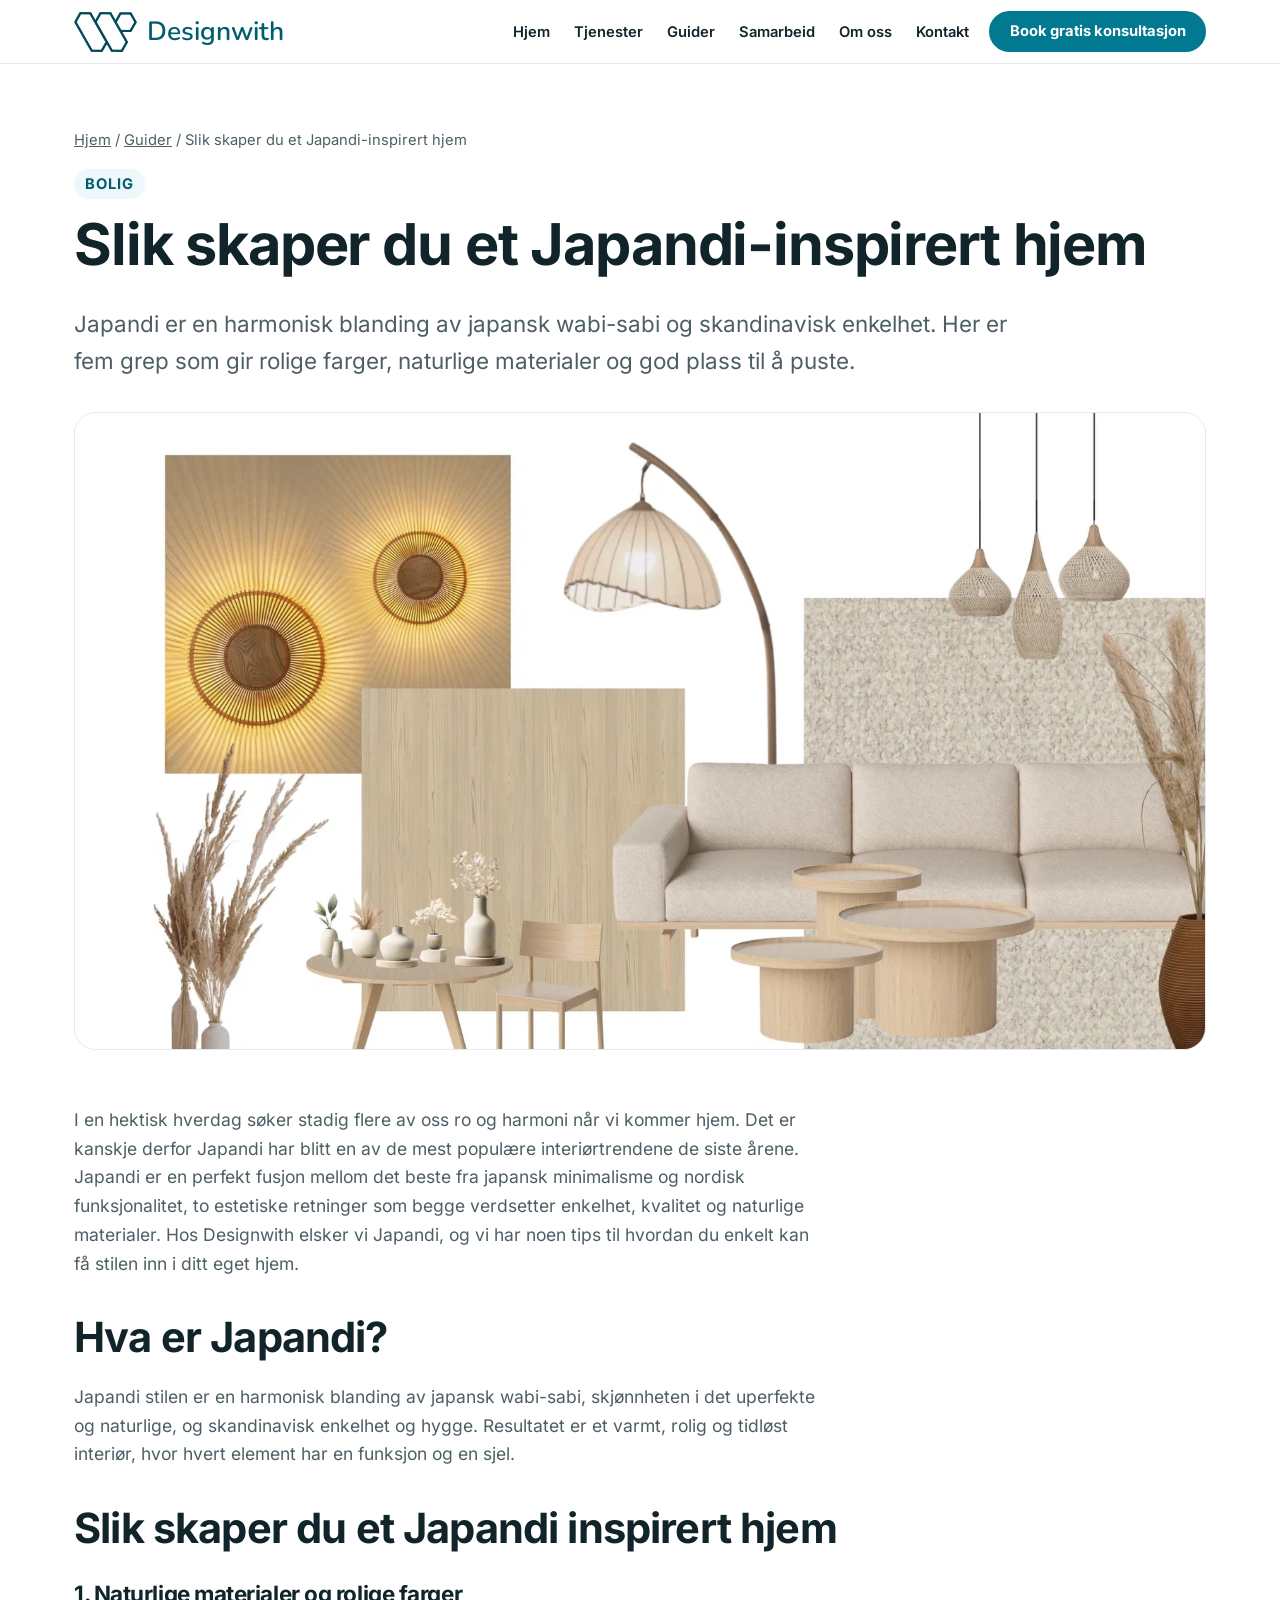
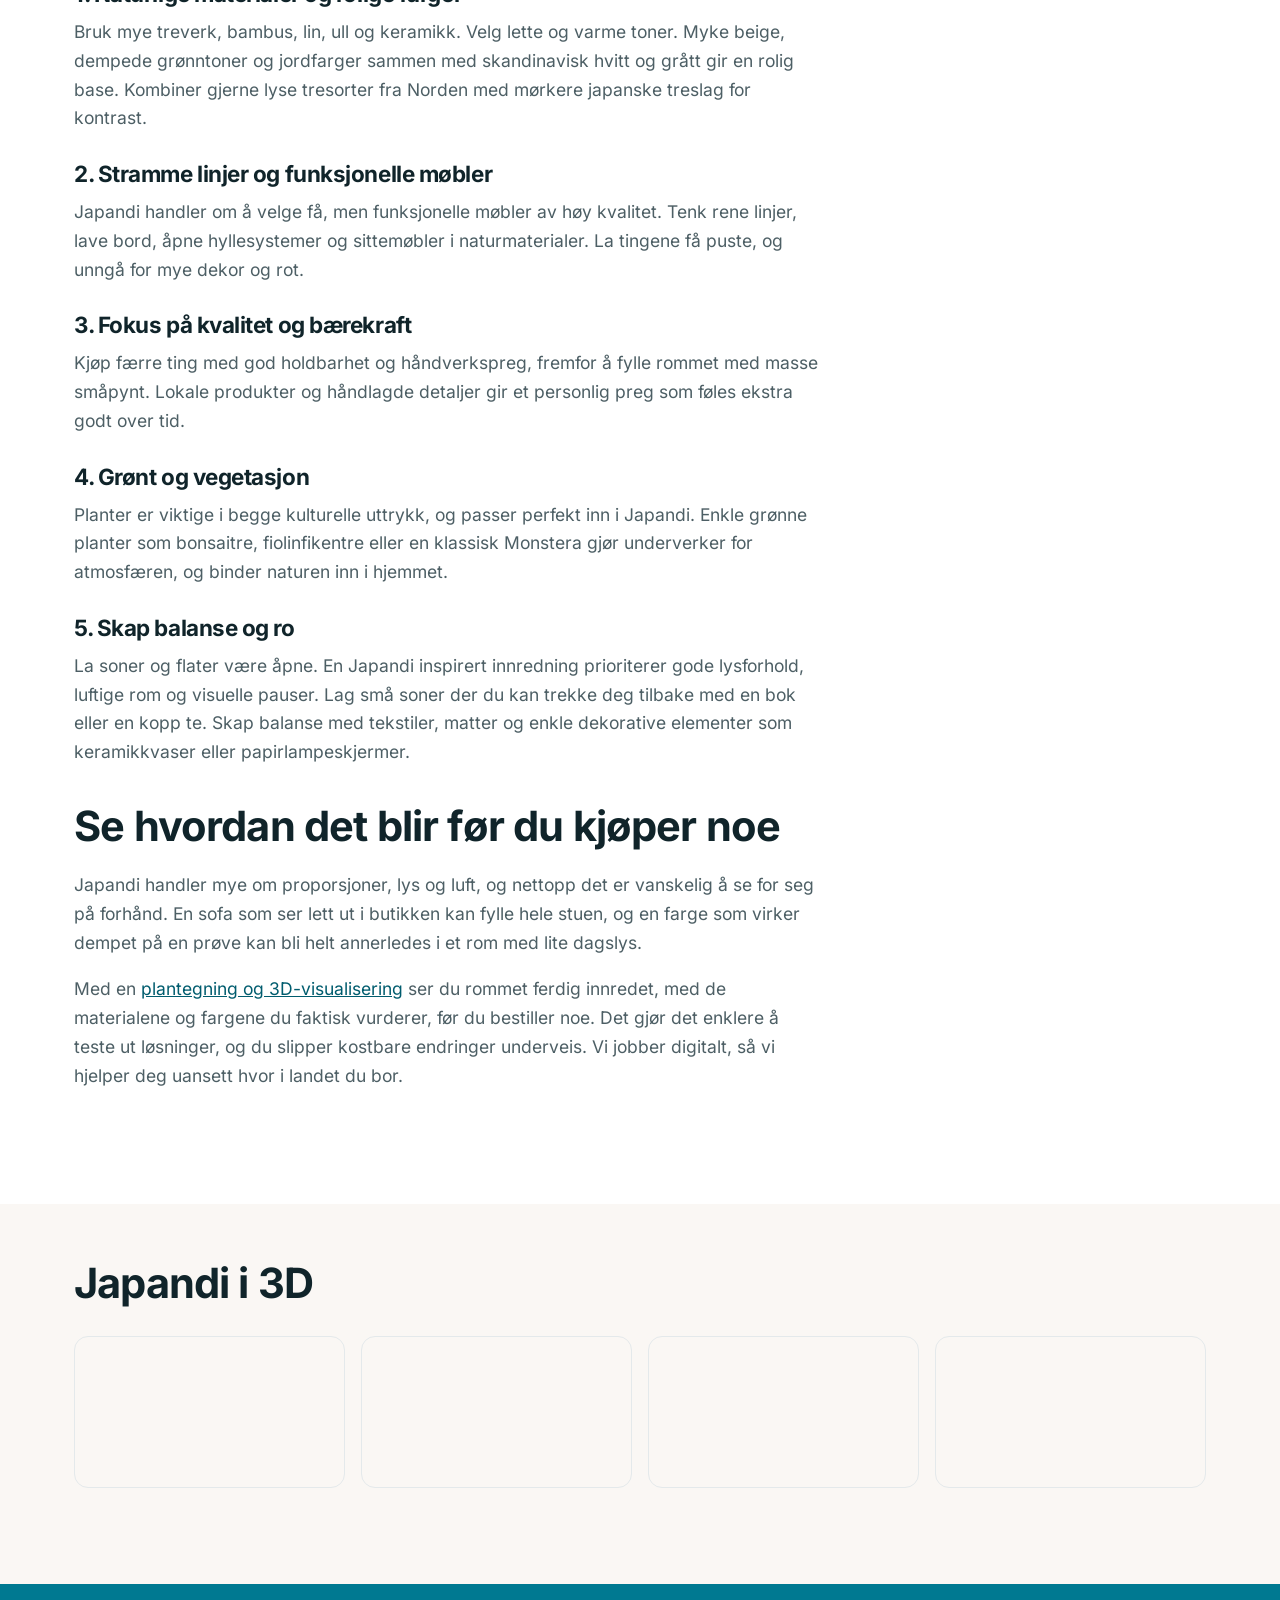
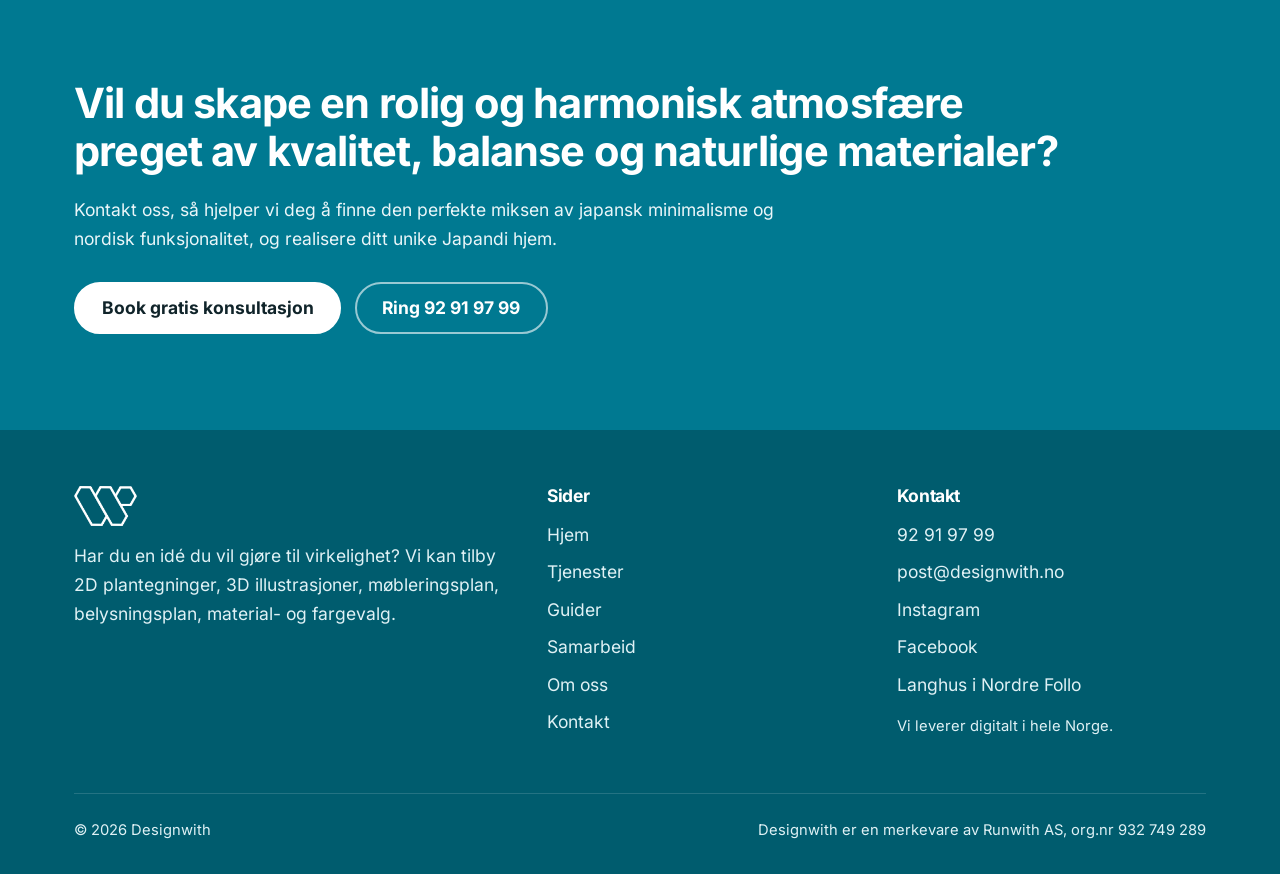
<file: japandi-inspired-home/index.html>
<!doctype html><html lang=nb-NO><head><title>https://runwithas.github.io/stage.designwith.no/guider/japandi-inspirert-hjem/</title><link rel=canonical href=https://runwithas.github.io/stage.designwith.no/guider/japandi-inspirert-hjem/><meta charset=utf-8><meta http-equiv=refresh content="0; url=https://runwithas.github.io/stage.designwith.no/guider/japandi-inspirert-hjem/"></head></html>
</file>
